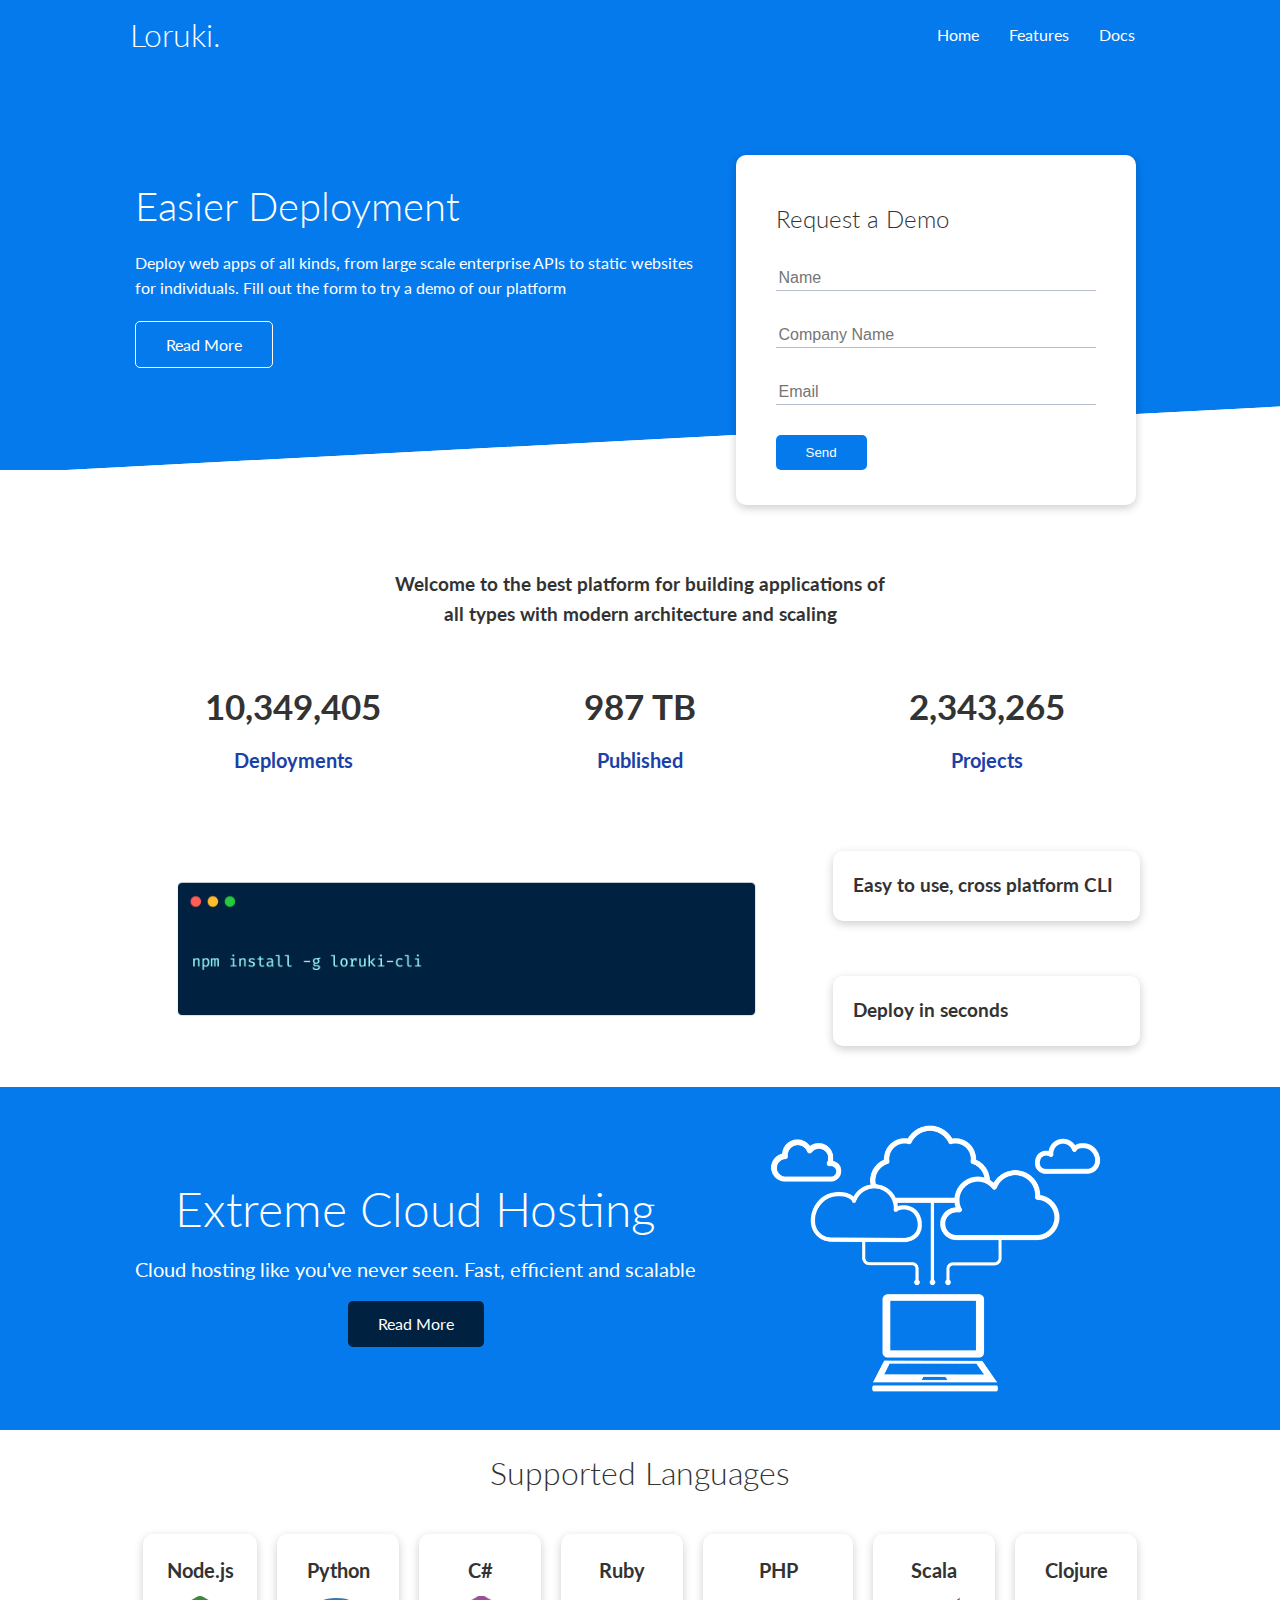
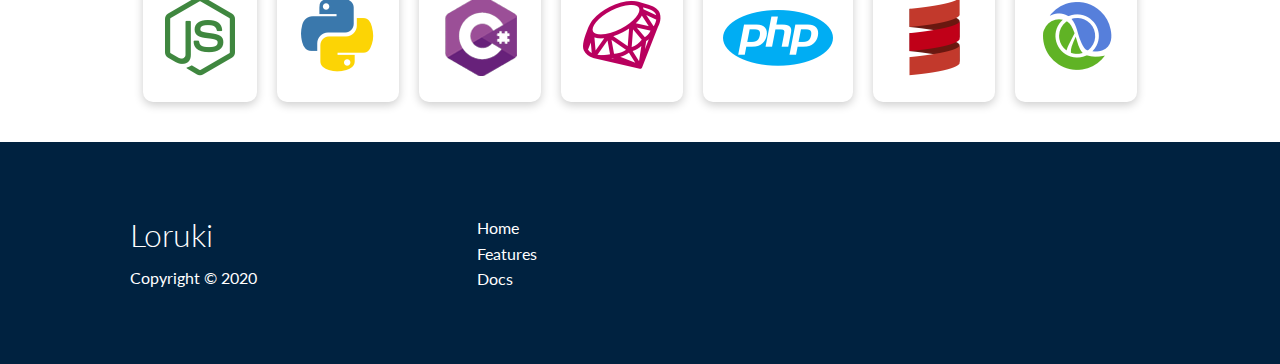
<file: index.html>
<!DOCTYPE html>
<html lang="en">
<head>
    <meta charset="UTF-8">
    <meta name="viewport" content="width=device-width, initial-scale=1.0">
    <link rel="stylesheet" href="https://cdnjs.cloudflare.com/ajax/libs/font-awesome/5.15.1/css/all.min.css" integrity="sha512-+4zCK9k+qNFUR5X+cKL9EIR+ZOhtIloNl9GIKS57V1MyNsYpYcUrUeQc9vNfzsWfV28IaLL3i96P9sdNyeRssA==" crossorigin="anonymous" />
    <link rel="stylesheet" href="css/utilities.css">
    <link rel="stylesheet" href="css/style.css">
    <title>Loruki | Cloud Hosting For Everyone</title>
</head>
<body>
    <!-- Navbar -->
    <div class="navbar">
        <div class="container flex">
            <h1 class="logo">Loruki.</h1>
            <nav>
                <ul>
                    <li><a href="index.html">Home</a></li>
                    <li><a href="features.html">Features</a></li>
                    <li><a href="docs.html">Docs</a></li>
                </ul>
            </nav>
        </div>
    </div>
    
    <!-- Showcase -->
    <section class="showcase">
        <div class="container grid">
            <div class="showcase-text">
                <h1>Easier Deployment</h1>
                <p>Deploy web apps of all kinds, from large scale enterprise APIs to static websites for individuals. Fill out the form to try a demo of our platform</p>
                <a href="features.html" class="btn btn-outline">Read More</a>
            </div>

            <div class="showcase-form card">
                <h2>Request a Demo</h2>
                 <!--  <form name="contact" netlify-honeypot="bot-field" method="POST" data-netlify="true">
                    <input type="hidden" name="form-name" value="contact">
                    <p class="hidden">
                        <label>Don’t fill this out if you're human: <input name="bot-field" /></label>
                      </p>
                    <div class="form-control">
                        <input type="text" name="name" placeholder="Name" required>
                    </div>
                    <div class="form-control">
                        <input type="text" name="company" placeholder="Company Name" required>
                    </div>
                    <div class="form-control">
                        <input type="email" name="email" placeholder="Email" required>
                    </div>
                    <input type="submit" value="Send" class="btn btn-primary">
                </form> -->
                 <form>
                    <div class="form-control">
                        <input type="text" name="name" placeholder="Name" required>
                    </div>
                    <div class="form-control">
                        <input type="text" name="company" placeholder="Company Name" required>
                    </div>
                    <div class="form-control">
                        <input type="email" name="email" placeholder="Email" required>
                    </div>
                    <input type="submit" value="Send" class="btn btn-primary">
                </form>
            </div>
        </div>
    </section>

    <!-- Stats -->
    <section class="stats">
        <div class="container">
            <h3 class="stats-heading text-center my-1">
                Welcome to the best platform for building applications of all types with modern architecture and scaling
            </h3>

            <div class="grid grid-3 text-center my-4">
                <div>
                    <i class="fas fa-server fa-3x"></i>
                    <h3>10,349,405</h3>
                    <p class="text-secondary">Deployments</p>
                </div>
                <div>
                    <i class="fas fa-upload fa-3x"></i>
                    <h3>987 TB</h3>
                    <p class="text-secondary">Published</p>
                </div>
                <div>
                    <i class="fas fa-project-diagram fa-3x"></i>
                    <h3>2,343,265</h3>
                    <p class="text-secondary">Projects</p>
                </div>
            </div>
        </div>
    </section>

    <!-- Cli -->
    <section class="cli">
        <div class="container grid">
            <img src="images/cli.png" alt="">
            <div class="card">
                <h3>Easy to use, cross platform CLI</h3>
            </div>
            <div class="card">
                <h3>Deploy in seconds</h3>
            </div>
        </div>
    </section>

    <!-- Cloud -->
    <section class="cloud bg-primary my-2 py-2">
        <div class="container grid">
            <div class="text-center">
                <h2 class="lg">Extreme Cloud Hosting</h2>
                <p class="lead my-1">Cloud hosting like you've never seen. Fast, efficient and scalable</p>
                <a href="features.html" class="btn btn-dark">Read More</a>
            </div>
            <img src="images/cloud.png" alt="">
        </div>
    </section>

    <!-- Languages -->
    <section class="languages">
        <h2 class="md text-center my-2">
            Supported Languages
        </h2>
        <div class="container flex">
            <div class="card">
                <h4>Node.js</h4>
                <img src="images/logos/node.png" alt="">
            </div>
            <div class="card">
                <h4>Python</h4>
                <img src="images/logos/python.png" alt="">
              </div>
              <div class="card">
                <h4>C#</h4>
                <img src="images/logos/csharp.png" alt="">
              </div>
              <div class="card">
                <h4>Ruby</h4>
                <img src="images/logos/ruby.png" alt="">
              </div>
              <div class="card">
                <h4>PHP</h4>
                <img src="images/logos/php.png" alt="">
              </div>
              <div class="card">
                <h4>Scala</h4>
                <img src="images/logos/scala.png" alt="">
              </div>
              <div class="card">
                <h4>Clojure</h4>
                <img src="images/logos/clojure.png" alt="">
              </div>
        </div>
    </section>

    <!-- Footer -->
    <footer class="footer bg-dark py-5">
        <div class="container grid grid-3">
            <div>
                <h1>Loruki
                </h1>
                <p>Copyright &copy; 2020</p>
            </div>
            <nav>
                <ul>
                    <li><a href="index.html">Home</a></li>
                    <li><a href="features.html">Features</a></li>
                    <li><a href="docs.html">Docs</a></li>
                </ul>
            </nav>
            <div class="social">
                <a href="#"><i class="fab fa-github fa-2x"></i></a>
                <a href="#"><i class="fab fa-facebook fa-2x"></i></a>
                <a href="#"><i class="fab fa-instagram fa-2x"></i></a>
                <a href="#"><i class="fab fa-twitter fa-2x"></i></a>
            </div>
        </div>
    </footer>
</body>
</html>
</file>
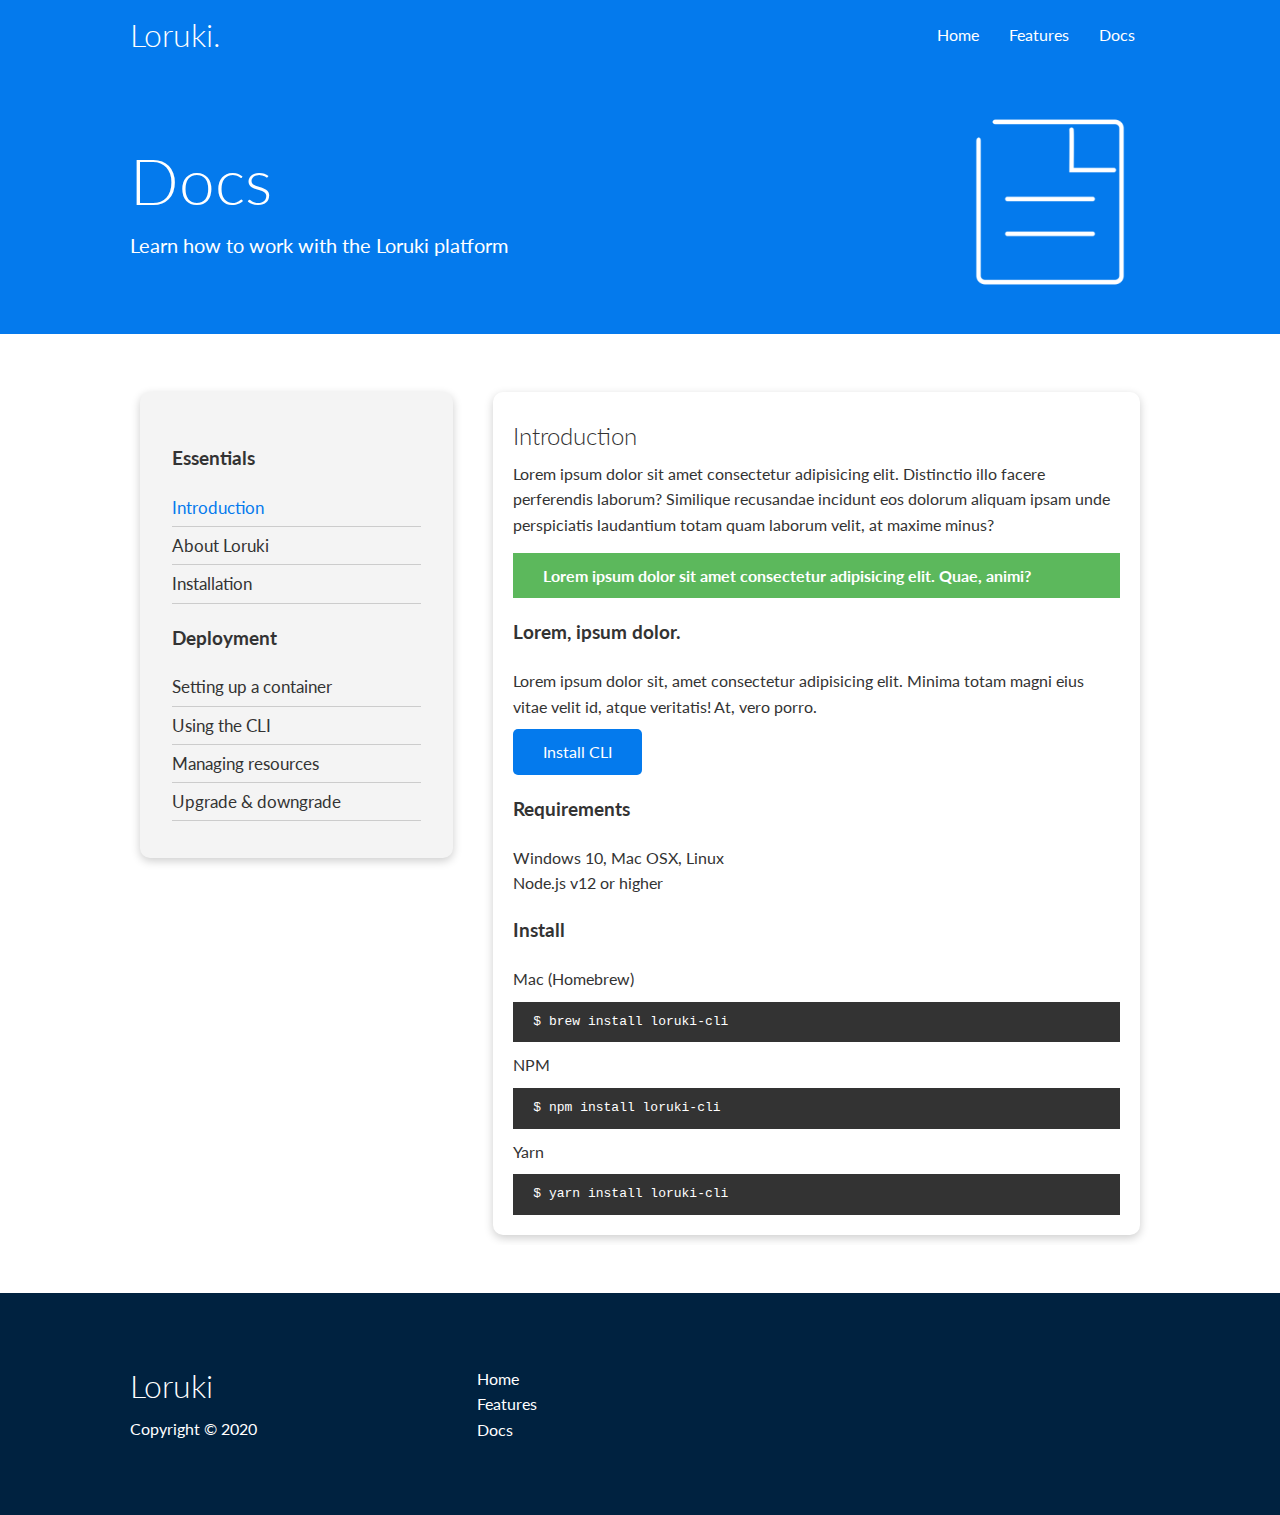
<file: docs.html>
<!DOCTYPE html>
<html lang="en">
<head>
    <meta charset="UTF-8">
    <meta name="viewport" content="width=device-width, initial-scale=1.0">
    <link rel="stylesheet" href="https://cdnjs.cloudflare.com/ajax/libs/font-awesome/5.15.1/css/all.min.css" integrity="sha512-+4zCK9k+qNFUR5X+cKL9EIR+ZOhtIloNl9GIKS57V1MyNsYpYcUrUeQc9vNfzsWfV28IaLL3i96P9sdNyeRssA==" crossorigin="anonymous" />
    <link rel="stylesheet" href="css/utilities.css">
    <link rel="stylesheet" href="css/style.css">
    <title>Loruki | Cloud Hosting For Everyone</title>
</head>
<body>
    <!-- Navbar -->
    <div class="navbar">
        <div class="container flex">
            <h1 class="logo">Loruki.</h1>
            <nav>
                <ul>
                    <li><a href="index.html">Home</a></li>
                    <li><a href="features.html">Features</a></li>
                    <li><a href="docs.html">Docs</a></li>
                </ul>
            </nav>
        </div>
    </div>

    <!-- Head -->
    <section class="docs-head bg-primary py-3">
        <div class="container grid">
            <div>
                <h1 class="xl">Docs</h1>
                <p class="lead">
                    Learn how to work with the Loruki platform
                </p>
            </div>
            <img src="images/docs.png" alt="">
        </div>
    </section>

    <!-- Docs main -->
    <section class="docs-main my-4">
        <div class="container grid">
            <div class="card bg-light p-3">
                <h3 class="my-2">Essentials</h3>
                <nav>
                    <ul>
                        <li><a class="text-primary" href="#">Introduction</a></li>
                        <li><a href="#">About Loruki</a></li>
                        <li><a href="#">Installation</a></li>
                    </ul>
                </nav>

                <h3 class="my-2">Deployment</h3>
                <nav>
                    <ul>
                        <li><a href="#">Setting up a container</a></li>
							<li><a href="#">Using the CLI</a></li>
							<li><a href="#">Managing resources</a></li>
							<li><a href="#">Upgrade & downgrade</a></li>
                    </ul>
                </nav>
            </div>
            <div class="card">
                <h2>Introduction</h2>
                <p>Lorem ipsum dolor sit amet consectetur adipisicing elit. Distinctio illo facere perferendis laborum? Similique recusandae incidunt eos dolorum aliquam ipsam unde perspiciatis laudantium totam quam laborum velit, at maxime minus?</p>

                <div class="alert alert-success">
                    <i class="fas fa-info"></i> Lorem ipsum dolor sit amet consectetur adipisicing elit. Quae, animi?
                </div>

                <h3>Lorem, ipsum dolor.</h3>
                <p>Lorem ipsum dolor sit, amet consectetur adipisicing elit. Minima totam magni eius vitae velit id, atque veritatis! At, vero porro.</p>
                <a href="#" class="btn btn-primary">Install CLI</a>

                <h3>Requirements</h3>
                <ul>
                    <li>Windows 10, Mac OSX, Linux</li>
                    <li>Node.js v12 or higher</li>
                </ul>

                <h3>Install</h3>
                <p>Mac (Homebrew)</p>
                <pre><code>$ brew install loruki-cli</code></pre>
                <p>NPM</p>
                <pre><code>$ npm install loruki-cli</code></pre>
                <p>Yarn</p>
                <pre><code>$ yarn install loruki-cli</code></pre>

            </div>
        </div>
    </section>
    
    <!-- Footer -->
    <footer class="footer bg-dark py-5">
        <div class="container grid grid-3">
            <div>
                <h1>Loruki
                </h1>
                <p>Copyright &copy; 2020</p>
            </div>
            <nav>
                <ul>
                    <li><a href="index.html">Home</a></li>
                    <li><a href="features.html">Features</a></li>
                    <li><a href="docs.html">Docs</a></li>
                </ul>
            </nav>
            <div class="social">
                <a href="#"><i class="fab fa-github fa-2x"></i></a>
                <a href="#"><i class="fab fa-facebook fa-2x"></i></a>
                <a href="#"><i class="fab fa-instagram fa-2x"></i></a>
                <a href="#"><i class="fab fa-twitter fa-2x"></i></a>
            </div>
        </div>
    </footer>
</body>
</html>
</file>
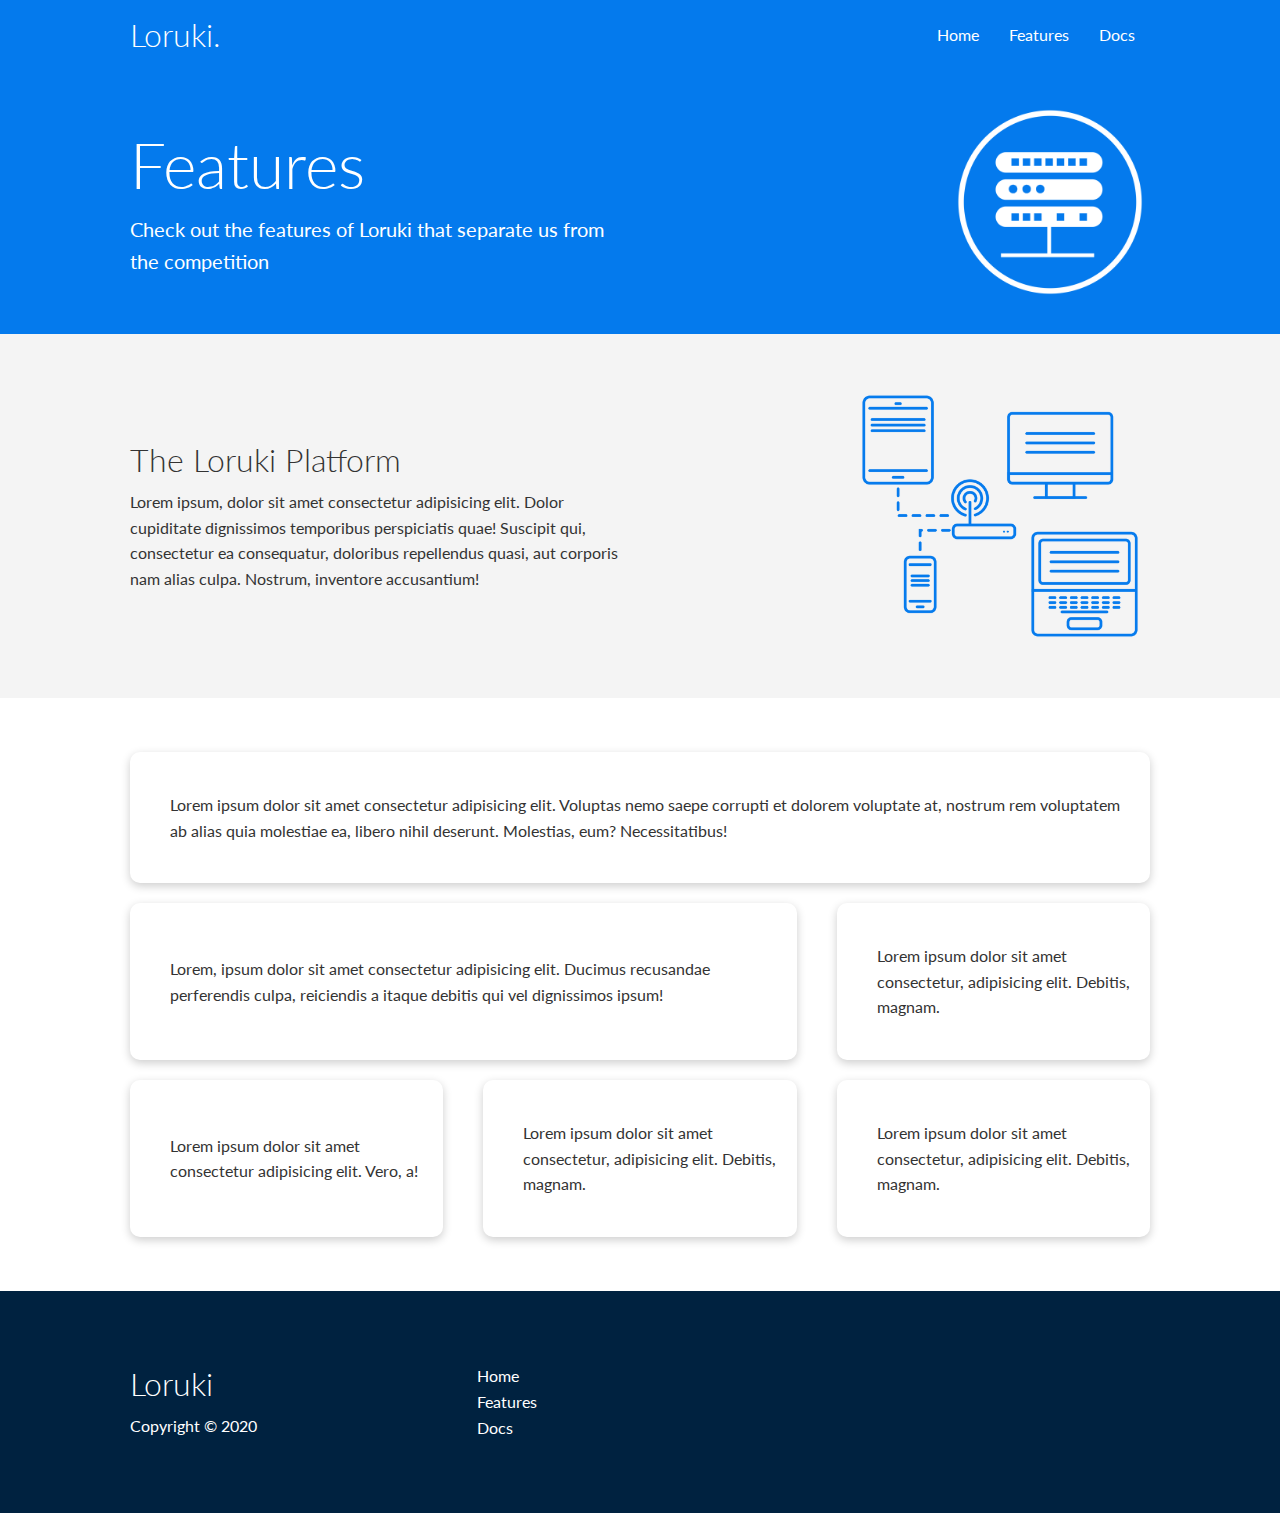
<file: features.html>
<!DOCTYPE html>
<html lang="en">
<head>
    <meta charset="UTF-8">
    <meta name="viewport" content="width=device-width, initial-scale=1.0">
    <link rel="stylesheet" href="https://cdnjs.cloudflare.com/ajax/libs/font-awesome/5.15.1/css/all.min.css" integrity="sha512-+4zCK9k+qNFUR5X+cKL9EIR+ZOhtIloNl9GIKS57V1MyNsYpYcUrUeQc9vNfzsWfV28IaLL3i96P9sdNyeRssA==" crossorigin="anonymous" />
    <link rel="stylesheet" href="css/utilities.css">
    <link rel="stylesheet" href="css/style.css">
    <title>Loruki | Cloud Hosting For Everyone</title>
</head>
<body>
    <!-- Navbar -->
    <div class="navbar">
        <div class="container flex">
            <h1 class="logo">Loruki.</h1>
            <nav>
                <ul>
                    <li><a href="index.html">Home</a></li>
                    <li><a href="features.html">Features</a></li>
                    <li><a href="docs.html">Docs</a></li>
                </ul>
            </nav>
        </div>
    </div>

    <!-- Head -->
    <section class="features-head bg-primary py-3">
        <div class="container grid">
            <div>
                <h1 class="xl">Features</h1>
                <p class="lead">
                    Check out the features of Loruki that separate us from the
						competition
                </p>
            </div>
            <img src="images/server.png" alt="">
        </div>
    </section>

    <!-- Sub head -->
    <section class="features-sub-head bg-light py-3">
        <div class="container grid">
            <div>
                <h1 class="md">The Loruki Platform</h1>
                <p>
                    Lorem ipsum, dolor sit amet consectetur adipisicing elit. Dolor cupiditate dignissimos temporibus perspiciatis quae! Suscipit qui, consectetur ea consequatur, doloribus repellendus quasi, aut corporis nam alias culpa. Nostrum, inventore accusantium!
                </p>
            </div>
            <img src="images/server2.png" alt="">
        </div>
    </section>

    <section class="features-main my-2">
        <div class="container grid grid-3">
            <div class="card flex">
                <i class="fas fa-server fa-3x"></i>
                <p>Lorem ipsum dolor sit amet consectetur adipisicing elit. Voluptas nemo saepe corrupti et dolorem voluptate at, nostrum rem voluptatem ab alias quia molestiae ea, libero nihil deserunt. Molestias, eum? Necessitatibus!</p>
            </div>
            <div class="card flex">
                <i class="fas fa-network-wired fa-3x"></i>
                <p>
                    Lorem, ipsum dolor sit amet consectetur adipisicing elit. Ducimus
                    recusandae perferendis culpa, reiciendis a itaque debitis qui vel
                    dignissimos ipsum!
                </p>
            </div>
            <div class="card flex">
                <i class="fas fa-laptop-code fa-3x"></i>
                <p>
                    Lorem ipsum dolor sit amet consectetur, adipisicing elit. Debitis,
                    magnam.
                </p>
            </div>
            <div class="card flex">
                <i class="fas fa-database fa-3x"></i>
                <p>
                    Lorem ipsum dolor sit amet consectetur adipisicing elit. Vero, a!
                </p>
            </div>
            <div class="card flex">
                <i class="fas fa-power-off fa-3x"></i>
                <p>
                    Lorem ipsum dolor sit amet consectetur, adipisicing elit. Debitis,
                    magnam.
                </p>
            </div>
            <div class="card flex">
                <i class="fas fa-upload fa-3x"></i>
                <p>
                    Lorem ipsum dolor sit amet consectetur, adipisicing elit. Debitis,
                    magnam.
                </p>
            </div>
        </div>
    </section>

    <!-- Footer -->
    <footer class="footer bg-dark py-5">
        <div class="container grid grid-3">
            <div>
                <h1>Loruki
                </h1>
                <p>Copyright &copy; 2020</p>
            </div>
            <nav>
                <ul>
                    <li><a href="index.html">Home</a></li>
                    <li><a href="features.html">Features</a></li>
                    <li><a href="docs.html">Docs</a></li>
                </ul>
            </nav>
            <div class="social">
                <a href="#"><i class="fab fa-github fa-2x"></i></a>
                <a href="#"><i class="fab fa-facebook fa-2x"></i></a>
                <a href="#"><i class="fab fa-instagram fa-2x"></i></a>
                <a href="#"><i class="fab fa-twitter fa-2x"></i></a>
            </div>
        </div>
    </footer>
</body>
</html>
</file>
<file: css/utilities.css>
/* ====  UTILITIES ==== */

.container {
  max-width: 1100px;
  margin: 0 auto;
  overflow: auto;
  padding: 0 40px;
}

.card {
  background-color: #fff;
  color: #333;
  border-radius: 10px;
  box-shadow: 0 3px 10px rgba(0, 0, 0, 0.2);
  padding: 20px;
  margin: 10px;
}

.btn {
  display: inline-block;
  padding: 10px 30px;
  cursor: pointer;
  background: var(--primary-color);
  color: #fff;
  border: none;
  border-radius: 5px;
}

.btn-outline {
  background-color: transparent;
  border: 1px #fff solid;
}

.btn:hover {
  transform: scale(0.98);
}

/* Backgrounds & colored buttons */
.bg-primary,
.btn-primary {
  background-color: var(--primary-color);
  color: #fff;
}

.bg-secondary,
.btn-secondary {
  background-color: var(--secondary-color);
  color: #fff;
}

.bg-dark,
.btn-dark {
  background-color: var(--dark-color);
  color: #fff;
}

.bg-light,
.btn-light {
  background-color: var(--light-color);
  color: #333;
}

.bg-primary a,
.btn-primary a,
.bg-secondary a,
.btn-secondary a,
.bg-dark a,
.btn-dark a {
  color: #fff;
}

/* Text colors */
.text-primary {
  color: var(--primary-color);
}

.text-secondary {
  color: var(--secondary-color);
}

.text-dark {
  color: var(--dark-color);
}

.text-light {
  color: var(--light-color);
}

/* Text sizes */
.lead {
  font-size: 20px;
}

.sm {
  font-size: 1rem;
}

.md {
  font-size: 2rem;
}

.lg {
  font-size: 3rem;
}

.xl {
  font-size: 4rem;
}

.text-center {
  text-align: center;
}

/* Alert */
.alert {
  background-color: var(--light-color);
  padding: 10px 20px;
  font-weight: bold;
  margin: 15px 0;
}

.alert i {
  margin-right: 10px;
}

.alert-success {
  background-color: var(--success-color);
  color: #fff;
}

.alert-error {
  background-color: var(--error-color);
  color: #fff;
}

.flex {
  display: flex;
  justify-content: center;
  align-items: center;
  height: 100%;
}

.grid {
  display: grid;
  grid-template-columns: repeat(2, 1fr);
  gap: 20px;
  justify-content: center;
  align-items: center;
  height: 100%;
}

.grid-3 {
  grid-template-columns: repeat(3, 1fr);
}

/* Margin */
.my-1 {
  margin: 1rem 0;
}

.my-2 {
  margin: 1.5rem 0;
}

.my-3 {
  margin: 2rem 0;
}

.my-4 {
  margin: 3rem 0;
}

.my-5 {
  margin: 4rem 0;
}

.m-1 {
  margin: 1rem;
}

.m-2 {
  margin: 1.5rem;
}

.m-3 {
  margin: 2rem;
}

.m-4 {
  margin: 3rem;
}

.m-5 {
  margin: 4rem;
}

/* Padding */
.py-1 {
  padding: 1rem 0;
}

.py-2 {
  padding: 1.5rem 0;
}

.py-3 {
  padding: 2rem 0;
}

.py-4 {
  padding: 3rem 0;
}

.py-5 {
  padding: 4rem 0;
}

.p-1 {
  padding: 1rem;
}

.p-2 {
  padding: 1.5rem;
}

.p-3 {
  padding: 2rem;
}

.p-4 {
  padding: 3rem;
}

.p-5 {
  padding: 4rem;
}
</file>
<file: css/style.css>
/* ======= GLOBAL STYLES ====== */


@import url('https://fonts.googleapis.com/css2?family=Lato:wght@300&display=swap');

:root {
  --primary-color: #047aed;
  --secondary-color: #1c3fa8;
  --dark-color: #002240;
  --light-color: #f4f4f4;
  --success-color: #5cb85c;
  --error-color: #d9534f;
}

* {
  box-sizing: border-box;
  padding: 0;
  margin: 0;
}

body {
  font-family: 'Lato', sans-serif;
  color: #333;
  line-height: 1.6;
}

ul {
  list-style-type: none;
}

a {
  text-decoration: none;
  color: #333;
}

h1,
h2 {
  font-weight: 300;
  line-height: 1.2;
  margin: 10px 0;
}

p {
  margin: 10px 0;
}

img {
  width: 100%;
}

code,
pre {
  background: #333;
  color: #fff;
  padding: 10px;
}

.hidden {
  visibility: hidden;
  height: 0;
}

/* Navbar */
.navbar {
  background-color: var(--primary-color);
  color: #fff;
  height: 70px;
}

.navbar ul {
  display: flex;
}

.navbar a {
  color: #fff;
  padding: 10px;
  margin: 0 5px;
}

.navbar a:hover {
  border-bottom: 2px #fff solid;
}

.navbar .flex {
  justify-content: space-between;
}

/* Showcase */
.showcase {
  height: 400px;
  background-color: var(--primary-color);
  color: #fff;
  position: relative;
}

.showcase h1 {
  font-size: 40px;
}

.showcase p {
  margin: 20px 0;
}

.showcase .grid {
  overflow: visible;
  grid-template-columns: 55% auto;
  gap: 30px;
}

.showcase-text {
  animation: slideInFromLeft 1s ease-in;
}

.showcase-form {
  position: relative;
  top: 60px;
  height: 350px;
  width: 400px;
  padding: 40px;
  z-index: 100;
  justify-self: flex-end;
  animation: slideInFromRight 1s ease-in;
}

.showcase-form .form-control {
  margin: 30px 0;
}

.showcase-form input[type='text'],
.showcase-form input[type='email'] {
  border: 0;
  border-bottom: 1px solid #b4becb;
  width: 100%;
  padding: 3px;
  font-size: 16px;
}

.showcase-form input:focus {
  outline: none;
}

.showcase::before,
.showcase::after {
  content: '';
  position: absolute;
  height: 100px;
  bottom: -70px;
  right: 0;
  left: 0;
  background: #fff;
  transform: skewY(-3deg);
  -webkit-transform: skewY(-3deg);
  -moz-transform: skewY(-3deg);
  -ms-transform: skewY(-3deg);
}

/* Stats */
.stats {
  padding-top: 100px;
  animation: slideInFromBottom 1s ease-in;
}

.stats-heading {
  max-width: 500px;
  margin: auto;
}

.stats .grid h3 {
  font-size: 35px;
}

.stats .grid p {
  font-size: 20px;
  font-weight: bold;
}

/* Cli */
.cli .grid {
  grid-template-columns: repeat(3, 1fr);
  grid-template-rows: repeat(2, 1fr);
}

.cli .grid > *:first-child {
  grid-column: 1 / span 2;
  grid-row: 1 / span 2;
}

/* Cloud */
.cloud .grid {
  grid-template-columns: 4fr 3fr;
}

/* Languages */

.languages .flex {
  flex-wrap: wrap;
}

.languages .card {
  text-align: center;
  margin: 18px 10px 40px;
  transition: transform 0.2s ease-in;
}

.languages .card h4 {
  font-size: 20px;
  margin-bottom: 10px;
}

.languages .card:hover {
  transform: translateY(-15px);
}

/* Features */
.features-head img,
.docs-head img {
  width: 200px;
  justify-self: flex-end;
}

.features-sub-head img {
  width: 300px;
  justify-self: flex-end;
}

.features-main .card > i {
  margin-right: 20px;
}

.features-main .grid {
  padding: 30px;
}

.features-main .grid > *:first-child {
  grid-column: 1 / span 3;
}

.features-main .grid > *:nth-child(2) {
  grid-column: 1 / span 2;
}

/* Docs */
.docs-main h3 {
  margin: 20px 0;
}

.docs-main .grid {
  grid-template-columns: 1fr 2fr;
  align-items: flex-start;
}

.docs-main nav li {
  font-size: 17px;
  padding-bottom: 5px;
  margin-bottom: 5px;
  border-bottom: 1px #ccc solid;
}

.docs-main a:hover {
  font-weight: bold;
}

/* Footer */
.footer .social a {
  margin: 0 10px;
}

.fa-github:hover {
  color: #000000;
}

.fa-facebook:hover {
  color: #1773EA;
}

.fa-instagram:hover {
  color: #B32E87;
}

.fa-twitter:hover {
  color: #1C9CEA;
}

/* Animations */
@keyframes slideInFromLeft {
  0% {
    transform: translateX(-100%);
  }

  100% {
    transform: translateX(0);
  }
}

@keyframes slideInFromRight {
  0% {
    transform: translateX(100%);
  }

  100% {
    transform: translateX(0);
  }
}

@keyframes slideInFromTop {
  0% {
    transform: translateY(-100%);
  }

  100% {
    transform: translateX(0);
  }
}

@keyframes slideInFromBottom {
  0% {
    transform: translateY(100%);
  }

  100% {
    transform: translateX(0);
  }
}

/* Tablets and under */
@media (max-width: 768px) {
  .grid,
  .showcase .grid,
  .stats .grid,
  .cli .grid,
  .cloud .grid,
  .features-main .grid,
  .docs-main .grid {
    grid-template-columns: 1fr;
    grid-template-rows: 1fr;
  }

  .showcase {
    height: auto;
  }

  .showcase-text {
    text-align: center;
    margin-top: 40px;
    animation: slideInFromTop 1s ease-in;
  }

  .showcase-form {
    justify-self: center;
    margin: auto;
    animation: slideInFromBottom 1s ease-in;
  }

  .cli .grid > *:first-child {
    grid-column: 1;
    grid-row: 1;
  }

  .features-head,
  .features-sub-head,
  .docs-head {
    text-align: center;
  }

  .features-head img,
  .features-sub-head img,
  .docs-head img {
    justify-self: center;
  }

  .features-main .grid > *:first-child,
  .features-main .grid > *:nth-child(2) {
    grid-column: 1;
  }
}

/* Mobile */
@media (max-width: 500px) {
  .navbar {
    height: 110px;
  }

  .navbar .flex {
    flex-direction: column;
  }

  .navbar ul {
    padding: 10px;
    background-color: rgba(0, 0, 0, 0.1);
  }
  
  .showcase-form {
    width: 300px;
  }
}
</file>
